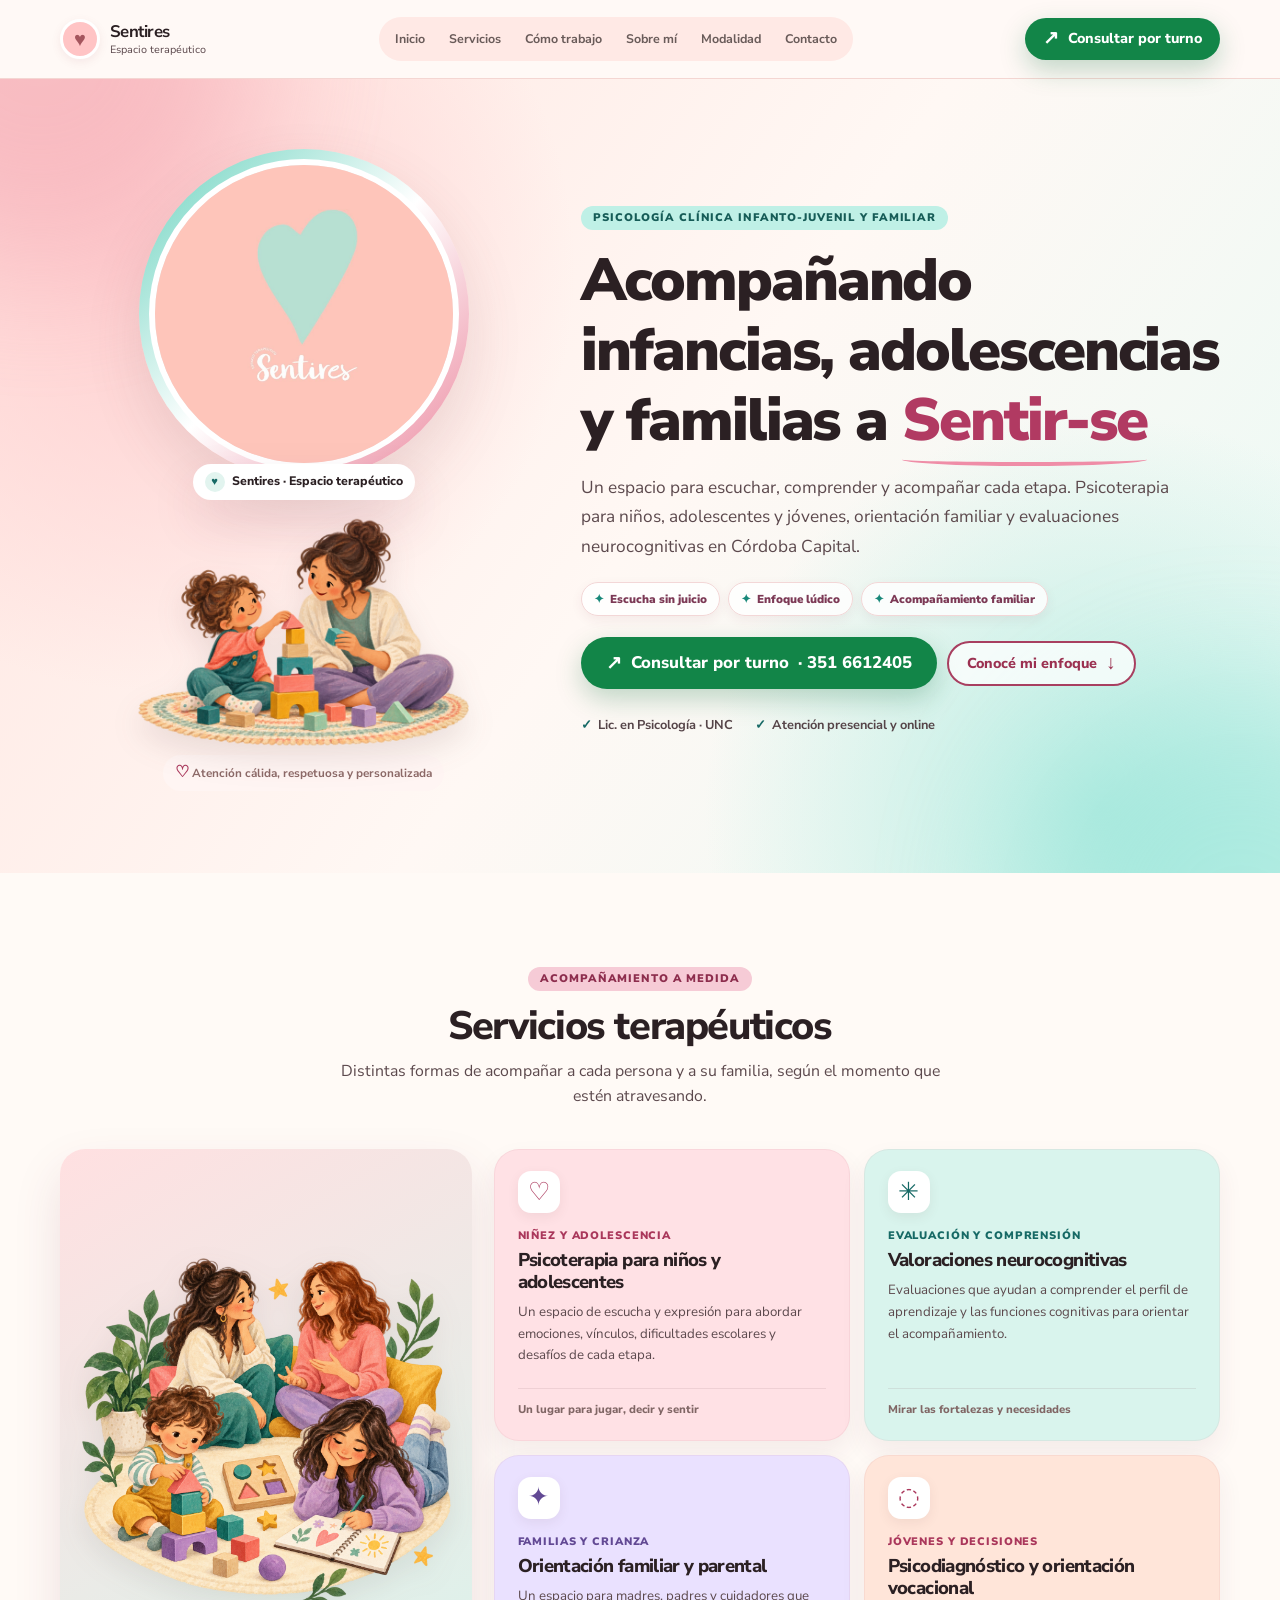
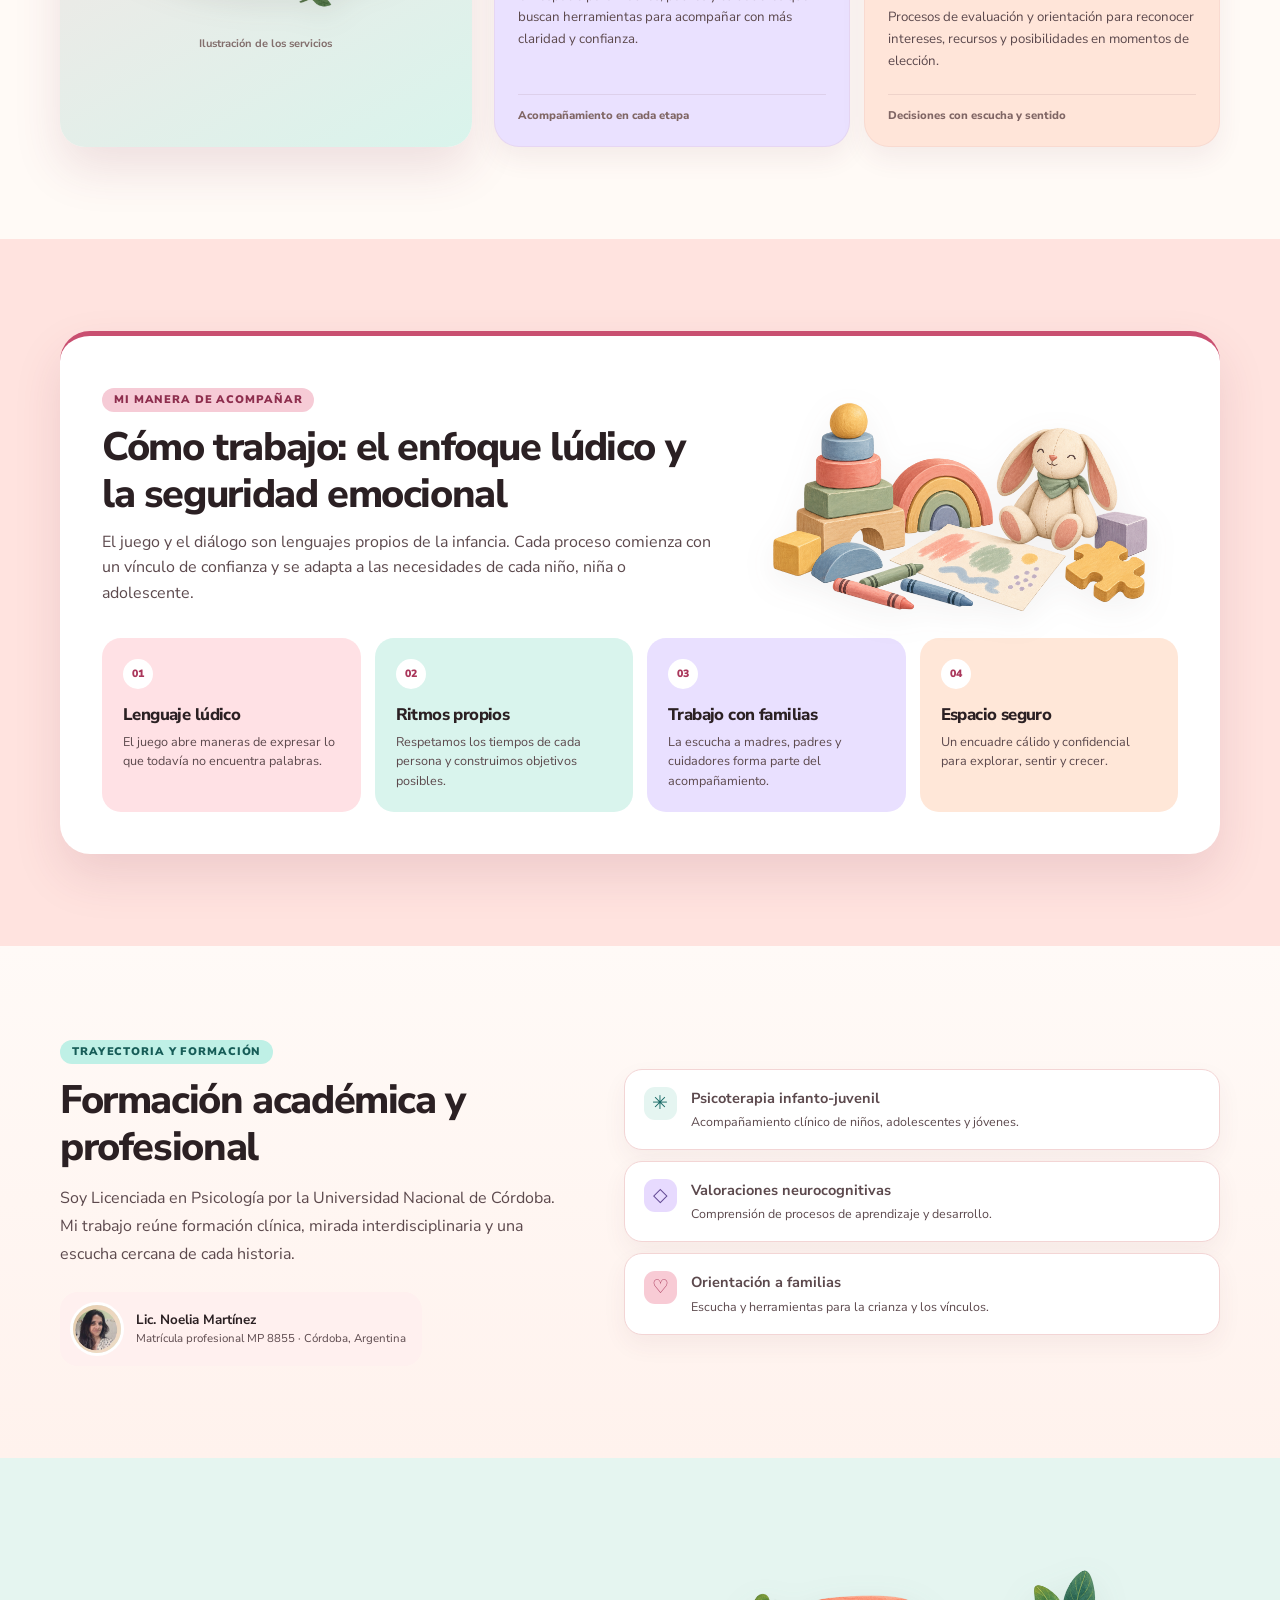
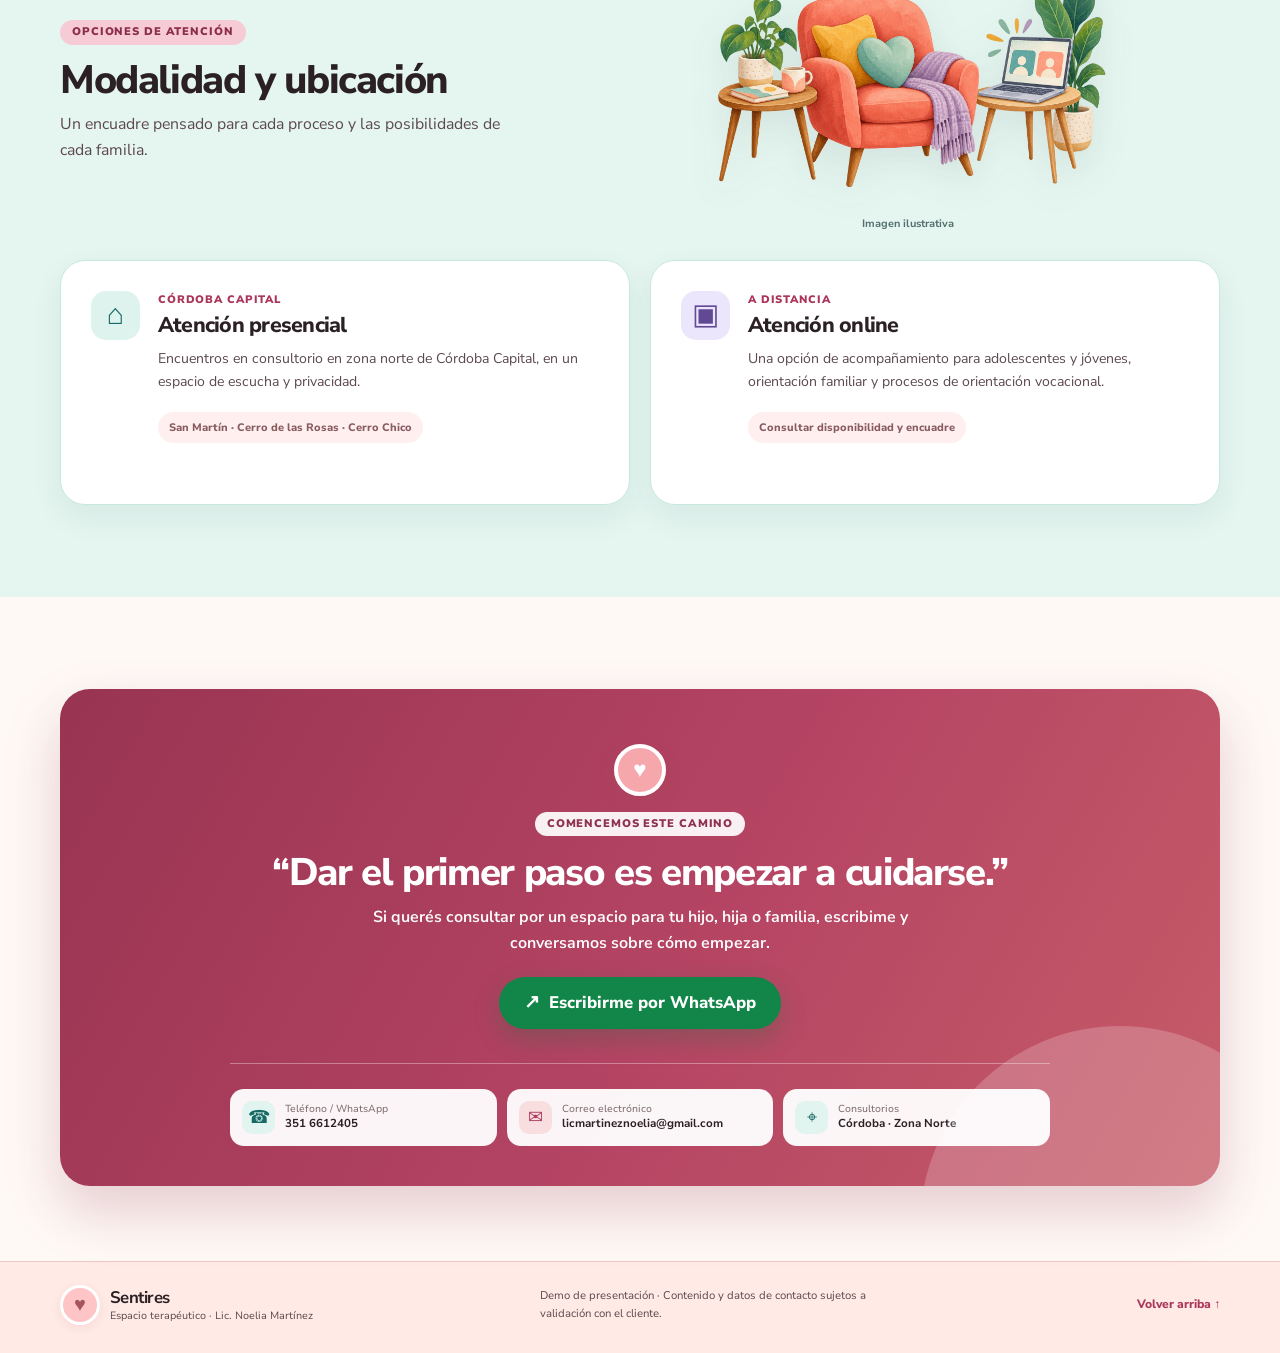
<file: index.html>
<!doctype html>
<html lang="es-AR">
<head>
  <meta charset="utf-8">
  <meta name="viewport" content="width=device-width, initial-scale=1">
  <meta name="theme-color" content="#fff9f7">
  <meta name="description" content="Sentires, espacio terapéutico de la Lic. Noelia Martínez. Acompañamiento psicológico para infancias, adolescencias y familias en Córdoba.">
  <title>Sentires · Lic. Noelia Martínez</title>
  <link rel="preconnect" href="https://fonts.googleapis.com">
  <link rel="preconnect" href="https://fonts.gstatic.com" crossorigin>
  <link href="https://fonts.googleapis.com/css2?family=Nunito+Sans:wght@400;500;600;700;800;900&display=swap" rel="stylesheet">
  <style>
:root{--paper:#fffaf8;--cream:#fff1ef;--cream-strong:#fbe3e0;--ink:#302524;--muted:#665755;--rose:#a3525a;--rose-light:#f6dbdb;--mint:#dff5f1;--teal:#246965;--lilac:#eee8ff;--violet:#625490;--line:#eadbd8;--shadow:0 18px 45px rgba(109,64,67,.08)}
*{box-sizing:border-box}
html{scroll-behavior:smooth}
body{margin:0;background:var(--paper);color:var(--ink);font-family:"Nunito Sans",Arial,sans-serif;font-size:16px;line-height:1.6;-webkit-font-smoothing:antialiased}
img{max-width:100%}
a{color:inherit;text-decoration:none}
a:focus-visible,summary:focus-visible{outline:3px solid var(--teal);outline-offset:4px}
h1,h2,h3,p{margin-top:0}
h1,h2,h3{line-height:1.18;letter-spacing:-.035em}
h1{font-size:clamp(2.35rem,4.4vw,4.3rem);font-weight:900}
h2{font-size:clamp(2rem,3.1vw,3.1rem);font-weight:800}
h3{font-size:1.34rem;font-weight:800}
p{color:var(--muted)}
section[id]{scroll-margin-top:88px}
.container{width:min(100% - 48px,1160px);margin-inline:auto}
.skip-link{position:absolute;left:16px;top:-80px;padding:10px 16px;background:white;z-index:100;border-radius:10px}.skip-link:focus{top:10px}
.site-header{position:sticky;top:0;z-index:50;background:rgba(255,250,248,.94);backdrop-filter:blur(18px);border-bottom:1px solid rgba(234,219,216,.65)}
.header-inner{min-height:78px;display:flex;align-items:center;justify-content:space-between;gap:22px}
.brand,.footer-brand{display:inline-flex;align-items:center;gap:10px;flex:none;line-height:1.05}
.brand-mark{width:40px;height:40px;border-radius:50%;display:grid;place-items:center;background:#ffc4c5;color:#a5555d;font-size:20px;border:3px solid #fff;box-shadow:0 3px 10px rgba(163,82,90,.1)}
.brand strong,.footer-brand strong{display:block;font-size:1.05rem;letter-spacing:-.03em}.brand small,.footer-brand small{display:block;font-size:.66rem;color:var(--muted);margin-top:3px}
.desktop-nav{display:flex;align-items:center;gap:2px;padding:5px;border-radius:100px;background:#fff3f0}
.desktop-nav a{padding:7px 11px;border-radius:100px;font-size:.78rem;font-weight:700;white-space:nowrap;color:#695b59;transition:.2s}
.desktop-nav a:hover,.desktop-nav a:focus-visible{background:#f5e1de;color:var(--rose)}
.header-actions{display:flex;align-items:center;gap:10px}
.button{display:inline-flex;align-items:center;justify-content:center;gap:9px;padding:11px 18px;border-radius:100px;font-size:.9rem;font-weight:800;line-height:1.2;white-space:nowrap;transition:transform .2s,box-shadow .2s,background .2s}
.button:hover{transform:translateY(-2px)}
.button-whatsapp{background:#1fbe60;color:white;box-shadow:0 8px 22px rgba(31,190,96,.22)}
.button-whatsapp:hover{background:#19a954;box-shadow:0 12px 26px rgba(31,190,96,.29)}
.button>span:first-child{font-size:1.2rem;line-height:1}
.mobile-menu{display:none}
.hero{position:relative;overflow:hidden;padding:94px 0 100px;background:linear-gradient(180deg,#ffefed 0%,#fffaf8 85%)}
.hero-glow{position:absolute;width:440px;height:440px;border-radius:50%;filter:blur(70px);opacity:.38;pointer-events:none}.hero-glow-one{top:-250px;left:-180px;background:#f5a7b1}.hero-glow-two{right:-180px;bottom:-260px;background:#c9ede8}
.hero-grid{position:relative;display:grid;grid-template-columns:42% 58%;align-items:center;gap:34px}
.hero-portrait-wrap{display:flex;align-items:center;flex-direction:column;text-align:center}
.portrait-halo{position:relative;width:min(76%,338px);aspect-ratio:1;border-radius:50%;padding:10px;background:linear-gradient(140deg,#b9e5e0,#fff,#efb5b9);box-shadow:0 24px 56px rgba(110,76,78,.13)}
.portrait-halo:before{content:"";position:absolute;inset:-17px;border-radius:50%;background:linear-gradient(140deg,#d6eae6,#efdfef,#f7d1d0);z-index:-1;filter:blur(15px);opacity:.8}
.portrait-frame{position:relative;width:100%;height:100%;border:6px solid white;border-radius:50%;overflow:hidden;background:linear-gradient(145deg,#e3efeb,#f6dbdd);display:grid;place-items:center}
.portrait{width:100%;height:100%;object-fit:cover;object-position:center;position:absolute;inset:0}
.portrait-initials{font-size:5rem;font-weight:800;color:#ab7479}.portrait:not([hidden])+.portrait-initials{display:none}
.portrait-label{position:relative;z-index:1;display:flex;align-items:center;gap:7px;margin-top:-15px;padding:8px 12px;background:white;border-radius:100px;box-shadow:var(--shadow);font-size:.77rem;font-weight:800;white-space:nowrap}
.seal{width:20px;height:20px;border-radius:50%;display:inline-grid;place-items:center;background:#e2f4ef;color:var(--teal);font-size:.7rem;font-weight:900;flex:none}
.license{padding:3px 7px;border-radius:100px;background:#f9e5e4;color:var(--rose);font-size:.67rem}
.portrait-note{margin:22px 0 0;padding:5px 12px;border-radius:100px;background:#fff5f3;color:#8d6a68;font-size:.73rem;font-weight:700}.portrait-note span{color:var(--rose);font-size:1rem}
.hero-copy{padding-right:3%;max-width:690px}.eyebrow{display:inline-block;padding:5px 12px;border-radius:100px;font-size:.69rem;line-height:1.3;font-weight:900;letter-spacing:.08em;text-transform:uppercase}.eyebrow-mint{background:#dff5f1;color:#2c6e69}.eyebrow-rose{background:#f9e8e7;color:#9b4e56}.eyebrow-white{background:rgba(255,255,255,.8);color:#9b4e56}
.hero h1{margin:16px 0 16px}.hero h1 em{font-style:normal;color:var(--rose);position:relative;white-space:nowrap}.hero h1 em:after{content:"";position:absolute;left:0;right:0;bottom:-5px;height:9px;border-bottom:4px solid #e9a0a4;border-radius:50%}
.lead{font-size:1.08rem;line-height:1.72;max-width:620px;margin-bottom:24px}.button-large{padding:16px 25px;font-size:1.05rem}.hero-trust{display:flex;flex-wrap:wrap;gap:10px 22px;margin-top:26px;color:#716360;font-size:.76rem;font-weight:700}.hero-trust span:before{content:"✓";color:var(--teal);margin-right:6px}
.section{padding:92px 0}.section-heading{text-align:center;max-width:640px;margin:0 auto 40px}.section-heading h2{margin:12px 0 9px}.section-heading p{margin:0;font-size:.99rem}
.service-grid{display:grid;grid-template-columns:repeat(2,minmax(0,1fr));gap:22px}
.service-card{display:flex;flex-direction:column;min-height:288px;padding:27px 30px;border-radius:25px;box-shadow:0 10px 28px rgba(103,69,72,.035);transition:transform .2s,box-shadow .2s}.service-card:hover{transform:translateY(-4px);box-shadow:var(--shadow)}
.service-card.rose{background:#fff0f0}.service-card.mint{background:#edf9f7}.service-card.lilac{background:#f6f2ff}.service-card.peach{background:#ffefec}
.card-icon{display:grid;place-items:center;width:42px;height:42px;border-radius:13px;background:white;color:var(--rose);font-size:1.55rem;margin-bottom:14px}.mint .card-icon{color:var(--teal)}.lilac .card-icon{color:var(--violet)}
.card-kicker{display:block;font-size:.68rem;font-weight:900;text-transform:uppercase;letter-spacing:.08em;color:var(--rose);margin-bottom:5px}.mint .card-kicker{color:var(--teal)}.lilac .card-kicker{color:var(--violet)}
.service-card h3{margin:0 0 8px}.service-card p{margin:0 0 21px;font-size:.9rem;line-height:1.65}.card-foot{margin-top:auto;padding-top:12px;border-top:1px solid rgba(125,86,88,.12);font-size:.7rem;font-weight:800;color:#806665}
.approach-section{background:#fff1ef}.approach-panel{padding:42px;background:white;border-radius:30px;box-shadow:var(--shadow)}.approach-intro{max-width:760px}.approach-intro h2{max-width:650px;margin:12px 0}.approach-intro p{max-width:790px;margin-bottom:32px}.approach-grid{display:grid;grid-template-columns:repeat(4,minmax(0,1fr));gap:14px}
.approach-step{padding:21px;border-radius:19px;background:#fff0ef}.approach-step:nth-child(2){background:#eaf9f6}.approach-step:nth-child(3){background:#f1edff}.approach-step:nth-child(4){background:#fff0ec}.step-number{display:inline-grid;place-items:center;width:30px;height:30px;border-radius:50%;background:white;color:var(--rose);font-size:.66rem;font-weight:900;margin-bottom:16px}.approach-step h3{font-size:1.05rem;margin:0 0 7px}.approach-step p{font-size:.79rem;line-height:1.55;margin:0}
.about-grid{display:grid;grid-template-columns:43% 1fr;gap:65px;align-items:center}.about-grid h2{margin:13px 0}.about-lead{font-size:1rem;line-height:1.75}.credential{display:flex;align-items:center;gap:12px;width:fit-content;margin-top:24px;padding:10px 16px 10px 10px;border-radius:18px;background:#fff0ef}.about-avatar{position:relative;display:grid;place-items:center;flex:none;width:54px;height:54px;overflow:hidden;border:3px solid white;border-radius:50%;background:#dff1ed;color:var(--teal)}.about-photo{position:absolute;inset:0;width:100%;height:100%;object-fit:cover;object-position:center 35%}.about-avatar-initials{font-size:.8rem;font-weight:900}.about-photo:not([hidden])+.about-avatar-initials{display:none}.credential strong,.credential small{display:block;line-height:1.3}.credential strong{font-size:.84rem}.credential small{font-size:.71rem;color:var(--muted);margin-top:3px}
.focus-list{display:grid;gap:11px}.focus-list>div{display:flex;gap:14px;align-items:flex-start;padding:17px 19px;border:1px solid #f1e8e5;border-radius:18px;background:white;box-shadow:0 7px 20px rgba(103,69,72,.035)}.focus-list>div>span{width:33px;height:33px;display:grid;place-items:center;flex:none;border-radius:11px;background:#e5f5f1;color:var(--teal);font-size:1.2rem}.focus-list>div:nth-child(2)>span{background:var(--lilac);color:var(--violet)}.focus-list>div:nth-child(3)>span{background:var(--rose-light);color:var(--rose)}.focus-list p{margin:0}.focus-list strong,.focus-list small{display:block}.focus-list strong{font-size:.91rem}.focus-list small{font-size:.78rem;color:var(--muted);margin-top:2px}
.modality-section{background:#fff5f4}.modality-grid{display:grid;grid-template-columns:repeat(2,minmax(0,1fr));gap:20px}.modality-card{display:flex;gap:18px;min-height:245px;padding:30px;border-radius:25px;background:white;box-shadow:0 9px 30px rgba(103,69,72,.05)}.modality-icon{display:grid;place-items:center;flex:none;width:49px;height:49px;border-radius:15px;font-size:1.8rem}.mint-icon{background:#def3ee;color:var(--teal)}.lilac-icon{background:#ece6fd;color:var(--violet)}.modality-card h3{margin:3px 0 10px}.modality-card p{font-size:.88rem;margin-bottom:18px}.location-pill{display:inline-block;padding:7px 11px;border-radius:100px;background:#fff0ef;color:#895b5e;font-size:.68rem;font-weight:800}
.contact-section{padding-bottom:75px}.contact-panel{position:relative;overflow:hidden;text-align:center;padding:55px 50px 40px;border-radius:30px;background:linear-gradient(135deg,#f8eeee,#ffe8e8 72%,#f5d9df);box-shadow:var(--shadow)}.contact-panel:after{content:"";position:absolute;right:-100px;bottom:-240px;width:400px;height:400px;border-radius:50%;background:rgba(255,255,255,.2);pointer-events:none}.contact-symbol{display:grid;place-items:center;width:52px;height:52px;margin:0 auto 14px;border:4px solid white;border-radius:50%;background:#f5a7ac;color:white;font-size:1.4rem;box-shadow:0 7px 18px rgba(163,82,90,.14)}.contact-panel h2{margin:14px auto 10px;max-width:740px;font-size:clamp(1.9rem,3vw,2.8rem)}.contact-panel>p{max-width:590px;margin:0 auto 20px}.contact-options{position:relative;display:grid;grid-template-columns:repeat(3,minmax(0,1fr));gap:10px;max-width:820px;margin:34px auto 0;padding-top:25px;border-top:1px solid rgba(153,97,99,.17)}.contact-options>a,.contact-options>span{display:flex;align-items:center;gap:10px;text-align:left;padding:12px;background:rgba(255,255,255,.72);border-radius:14px;min-width:0}.contact-options>a:hover{background:white}.contact-options>a>span:first-child,.contact-options>span>span:first-child{display:grid;place-items:center;flex:none;width:33px;height:33px;border-radius:10px;background:#e2f4ef;color:var(--teal);font-size:1.1rem}.contact-options>a:nth-child(2)>span:first-child{background:#f8dede;color:var(--rose)}.contact-options>a small,.contact-options>a strong,.contact-options>span small,.contact-options>span strong{display:block;line-height:1.3;overflow-wrap:anywhere}.contact-options small{font-size:.64rem;color:#796768}.contact-options strong{font-size:.72rem}
.site-footer{padding:23px 0 28px;border-top:1px solid var(--line);background:#fff4f1}.footer-inner{display:flex;align-items:center;justify-content:space-between;gap:25px}.footer-inner p{font-size:.7rem;margin:0;max-width:370px}.footer-inner>a{font-size:.76rem;font-weight:800;color:var(--rose);white-space:nowrap}
@media(max-width:1150px){.desktop-nav{display:none}.mobile-menu{display:block;position:relative}.mobile-menu summary{list-style:none;display:flex;flex-direction:column;justify-content:center;gap:4px;width:42px;height:42px;padding:10px;background:#fff0ef;border-radius:12px;cursor:pointer}.mobile-menu summary::-webkit-details-marker{display:none}.mobile-menu summary span{display:block;width:100%;height:2px;background:#7f5559;border-radius:2px}.mobile-menu nav{position:absolute;right:0;top:calc(100% + 13px);min-width:220px;padding:8px;border:1px solid var(--line);border-radius:17px;background:white;box-shadow:var(--shadow)}.mobile-menu nav a{display:block;padding:10px 13px;border-radius:10px;font-weight:750;font-size:.88rem}.mobile-menu nav a:hover{background:#fff0ef;color:var(--rose)}}
@media(max-width:800px){.hero{padding:62px 0 74px}.hero-grid{grid-template-columns:1fr;gap:45px}.hero-portrait-wrap{order:0}.portrait-halo{width:min(55%,260px)}.hero-copy{order:1;max-width:650px;margin:auto;text-align:center;padding:0}.hero h1{font-size:clamp(2.25rem,6vw,3.5rem)}.lead{margin-inline:auto}.hero-trust{justify-content:center}.about-grid{grid-template-columns:1fr;gap:30px}.approach-grid{grid-template-columns:repeat(2,minmax(0,1fr))}.contact-options{grid-template-columns:1fr;max-width:410px}}
@media(max-width:600px){.container{width:min(100% - 32px,1160px)}.header-inner{min-height:68px}.brand-mark{width:36px;height:36px}.brand strong{font-size:.98rem}.brand small{font-size:.6rem}.header-cta{padding:10px 12px;font-size:.72rem}.header-cta>span:first-child{display:none}.section{padding:65px 0}.section-heading{margin-bottom:27px}.service-grid,.modality-grid{grid-template-columns:1fr;gap:13px}.service-card{min-height:0;padding:23px}.approach-panel{padding:25px 20px}.approach-grid{gap:9px}.approach-step{padding:16px}.approach-step h3{font-size:.94rem}.approach-step p{font-size:.74rem}.modality-card{min-height:0;padding:23px}.contact-panel{padding:40px 19px 27px}.contact-panel .button-large{font-size:.89rem;padding:14px 16px}.footer-inner{align-items:flex-start;flex-wrap:wrap}.footer-inner p{order:3;flex-basis:100%}}
@media(max-width:400px){.header-cta{font-size:.67rem;padding:9px}.brand{gap:5px}.brand small{display:none}.portrait-halo{width:67%}.hero h1{font-size:2.25rem}.button-number{display:none}.approach-grid{grid-template-columns:1fr}.contact-panel h2{font-size:1.8rem}}
@media(prefers-reduced-motion:reduce){html{scroll-behavior:auto}*,*:before,*:after{transition-duration:.01ms!important;animation-duration:.01ms!important}}


/* Ilustraciones de la demo */
.services-layout{display:grid;grid-template-columns:minmax(0,.85fr) minmax(0,1.5fr);gap:22px;align-items:stretch}
.service-visual{min-width:0;margin:0;padding:15px;display:flex;flex-direction:column;align-items:center;justify-content:center;border-radius:25px;background:linear-gradient(160deg,#f7eeea,#f0f8f4);box-shadow:0 10px 28px rgba(103,69,72,.04)}
.service-visual img{display:block;width:100%;max-width:460px;height:auto;filter:drop-shadow(0 10px 14px rgba(80,70,60,.1))}
.service-visual figcaption{padding-top:10px;color:#826e6c;font-size:.68rem;font-weight:700}
.services-layout .service-grid{gap:14px}
.services-layout .service-card{min-height:245px;padding:21px 23px}
.services-layout .service-card h3{font-size:1.16rem}
.services-layout .service-card p{font-size:.83rem}
.approach-intro{display:grid;grid-template-columns:minmax(0,1.2fr) minmax(250px,.85fr);gap:24px;max-width:none;align-items:center}
.approach-copy{min-width:0}
.approach-copy p{margin-bottom:24px}
.approach-illustration{display:block;width:100%;max-width:390px;height:auto;margin-inline:auto;filter:drop-shadow(0 10px 16px rgba(91,77,71,.07))}
@media(max-width:950px){.services-layout{grid-template-columns:1fr}.service-visual{max-width:520px;width:100%;margin-inline:auto}.approach-intro{grid-template-columns:1fr}.approach-illustration{max-width:360px;margin-top:-5px}}
@media(max-width:600px){.services-layout .service-grid{grid-template-columns:1fr}.services-layout .service-card{min-height:0}.service-visual{padding:12px}}

/* Paleta y visuales de mayor impacto */
:root{--paper:#fff9f6;--cream:#ffe4df;--cream-strong:#f8d0d0;--ink:#2b2023;--muted:#5c494d;--rose:#aa375b;--rose-light:#f8cbd5;--mint:#c9f2e9;--teal:#166965;--lilac:#e7dafe;--violet:#624994;--line:#eec9ca;--shadow:0 22px 48px rgba(122,48,76,.13)}
.site-header{background:rgba(255,249,246,.96);border-bottom:1px solid #f4d6d2}
.desktop-nav{background:#ffe9e5}
.desktop-nav a:hover,.desktop-nav a:focus-visible{background:#f8cbd5}
.button-whatsapp{background:#128548;box-shadow:0 10px 26px rgba(12,112,58,.25)}
.button-whatsapp:hover{background:#0e703b;box-shadow:0 13px 30px rgba(12,112,58,.32)}
.button-outline{border:2px solid #a83f60;background:rgba(255,255,255,.75);color:#9b3151}
.button-outline:hover{background:white;box-shadow:0 8px 20px rgba(122,48,76,.12)}
.hero{padding:70px 0 82px;background:radial-gradient(circle at 12% 24%,#ffd0d1 0,transparent 33%),radial-gradient(circle at 86% 92%,#bbede3 0,transparent 30%),linear-gradient(125deg,#ffe4df 0%,#fff8f4 52%,#e9faf5 100%)}
.hero-glow-one{background:#f19ba9;opacity:.48}.hero-glow-two{background:#8ce3d6;opacity:.5}
.hero-grid{grid-template-columns:42% 58%}
.hero-portrait-wrap{position:relative}
.portrait-halo{width:min(79.2%,330px);background:linear-gradient(135deg,#69d2be,#fff,#eb869d)}
.portrait-halo:before{background:linear-gradient(140deg,#a5e8dc,#f2b9ce,#f1d28e);opacity:.88}
.hero-family-art{display:block;width:min(96%,380px);max-height:235px;object-fit:contain;margin-top:16px;filter:drop-shadow(0 14px 15px rgba(87,56,58,.12))}
.hero-portrait-wrap .portrait-note{margin:4px 0 0}
.hero h1{font-size:clamp(2.65rem,4.65vw,4.65rem)}
.hero h1 em{color:#b13a62}.hero h1 em:after{border-color:#ef8da7}
.eyebrow-mint{background:#bff0e6;color:#165c57}.eyebrow-rose{background:#f6cbd6;color:#8d2d4d}
.hero-values{display:flex;flex-wrap:wrap;gap:8px;margin:-4px 0 21px}
.hero-values span{padding:7px 12px;border-radius:100px;background:rgba(255,255,255,.82);border:1px solid #f3d7d7;color:#7c3955;font-size:.72rem;font-weight:900;box-shadow:0 4px 12px rgba(122,48,76,.07)}
.hero-values span:before{content:'✦';margin-right:6px;color:#188879}
.hero-ctas{display:flex;flex-wrap:wrap;gap:10px;align-items:center}
.hero-trust{font-size:.8rem;color:#554448}
.services{background:#fffaf6}.service-visual{background:linear-gradient(150deg,#ffe0e1,#d9f4ec);box-shadow:var(--shadow)}
.service-card.rose{background:#ffe1e5}.service-card.mint{background:#d9f4ed}.service-card.lilac{background:#eae1ff}.service-card.peach{background:#ffe5d9}
.service-card{box-shadow:0 12px 26px rgba(103,49,70,.07);border:1px solid rgba(165,73,91,.07)}
.card-icon{box-shadow:0 4px 12px rgba(100,60,70,.08)}
.approach-section{background:#ffe3df}.approach-panel{border-top:5px solid #c94f70;box-shadow:var(--shadow)}
.approach-step{background:#ffe1e5}.approach-step:nth-child(2){background:#d9f4ed}.approach-step:nth-child(3){background:#e9e0ff}.approach-step:nth-child(4){background:#ffe7d8}
.about-section{background:linear-gradient(180deg,#fffaf7,#fff2ed)}
.focus-list>div{border-color:#f3d5d5;box-shadow:0 10px 25px rgba(103,49,70,.06)}
.modality-section{background:#e5f5f0}
.modality-top{display:grid;grid-template-columns:minmax(0,.9fr) minmax(0,1.1fr);gap:25px;align-items:center;margin-bottom:28px}
.modality-top .section-heading{text-align:left;margin:0;max-width:450px}
.modality-art{margin:0;text-align:center}
.modality-art img{display:block;width:100%;max-width:510px;max-height:265px;object-fit:contain;margin-inline:auto;filter:drop-shadow(0 12px 17px rgba(66,90,78,.11))}
.modality-art figcaption{font-size:.67rem;font-weight:700;color:#52716d}
.modality-card{border:1px solid #c6e9df;box-shadow:0 12px 30px rgba(42,105,89,.08)}
.contact-section{background:#fff9f6}
.contact-panel{background:linear-gradient(120deg,#983452 0%,#b54463 54%,#c65c68 100%);box-shadow:0 25px 55px rgba(135,45,72,.22)}
.contact-panel h2,.contact-panel>p{color:white}
.contact-panel>p{font-weight:650}
.contact-panel .eyebrow-white{background:rgba(255,255,255,.92);color:#8e3151}
.contact-options{border-top-color:rgba(255,255,255,.35)}
.contact-options>a,.contact-options>span{background:rgba(255,255,255,.95)}
.site-footer{background:#ffeae5;border-top-color:#f1c7c5}
@media(max-width:800px){.hero-grid{grid-template-columns:1fr}.hero{padding:55px 0 68px}.hero-family-art{max-height:210px}.hero-values,.hero-ctas{justify-content:center}.modality-top{grid-template-columns:1fr}.modality-top .section-heading{text-align:center;margin:auto}.modality-art img{max-height:230px}}
@media(max-width:600px){.hero h1{font-size:clamp(2.25rem,8vw,3rem)}.hero-family-art{width:min(100%,310px);max-height:185px}.hero-ctas .button{width:100%}.modality-art img{max-height:205px}.hero-values{gap:6px}.hero-values span{font-size:.66rem;padding:6px 9px}}
</style>
</head>
<body>
  <a class="skip-link" href="#contenido">Ir al contenido</a>
  <header class="site-header">
    <div class="container header-inner">
      <a class="brand" href="#inicio" aria-label="Sentires, ir al inicio">
        <span class="brand-mark" aria-hidden="true">♥</span>
        <span><strong>Sentires</strong><small>Espacio terapéutico</small></span>
      </a>
      <nav class="desktop-nav" aria-label="Navegación principal">
        <a href="#inicio">Inicio</a><a href="#servicios">Servicios</a><a href="#enfoque">Cómo trabajo</a><a href="#sobre-mi">Sobre mí</a><a href="#modalidad">Modalidad</a><a href="#contacto">Contacto</a>
      </nav>
      <div class="header-actions">
        <a class="button button-whatsapp header-cta" href="https://wa.me/5493516612405?text=Hola%20Noelia%2C%20quisiera%20consultar%20por%20un%20turno" target="_blank" rel="noopener noreferrer" aria-label="Consultar por un turno por WhatsApp"><span aria-hidden="true">↗</span><span>Consultar por turno</span></a>
        <details class="mobile-menu">
          <summary aria-label="Abrir menú"><span></span><span></span><span></span></summary>
          <nav aria-label="Navegación móvil"><a href="#inicio">Inicio</a><a href="#servicios">Servicios</a><a href="#enfoque">Cómo trabajo</a><a href="#sobre-mi">Sobre mí</a><a href="#modalidad">Modalidad</a><a href="#contacto">Contacto</a></nav>
        </details>
      </div>
    </div>
  </header>
  <main id="contenido">
    <section class="hero" id="inicio" aria-labelledby="hero-title">
      <div class="hero-glow hero-glow-one"></div><div class="hero-glow hero-glow-two"></div>
      <div class="container hero-grid">
        <div class="hero-portrait-wrap">
          <div class="portrait-halo"><div class="portrait-frame">
            <img class="portrait image-with-fallback" src="./sentires-logo.jpg" alt="Logo de Sentires: corazón verde agua sobre fondo coral" loading="eager">
            <span class="portrait-initials" aria-hidden="true">S</span>
          </div></div>
          <div class="portrait-label"><span class="seal" aria-hidden="true">♥</span> Sentires · Espacio terapéutico</div>
<img class="hero-family-art" src="./ilustracion-familia.png" alt="Ilustración de una persona adulta y una niña compartiendo un juego de bloques">
<p class="portrait-note"><span aria-hidden="true">♡</span> Atención cálida, respetuosa y personalizada</p>
        </div>
        <div class="hero-copy">
          <span class="eyebrow eyebrow-mint">Psicología clínica infanto-juvenil y familiar</span>
          <h1 id="hero-title">Acompañando infancias, adolescencias y familias a <em>Sentir-se</em></h1>
          <p class="lead">Un espacio para escuchar, comprender y acompañar cada etapa. Psicoterapia para niños, adolescentes y jóvenes, orientación familiar y evaluaciones neurocognitivas en Córdoba Capital.</p>
          <div class="hero-values"><span>Escucha sin juicio</span><span>Enfoque lúdico</span><span>Acompañamiento familiar</span></div>
          <div class="hero-ctas"><a class="button button-whatsapp button-large" href="https://wa.me/5493516612405?text=Hola%20Noelia%2C%20quisiera%20consultar%20por%20un%20turno" target="_blank" rel="noopener noreferrer"><span aria-hidden="true">↗</span> Consultar por turno <span class="button-number">· 351 6612405</span></a><a class="button button-outline" href="#enfoque">Conocé mi enfoque <span aria-hidden="true">↓</span></a></div>
          <div class="hero-trust"><span>Lic. en Psicología · UNC</span><span>Atención presencial y online</span></div>
        </div>
      </div>
    </section>
    <section class="section services" id="servicios" aria-labelledby="services-title">
      <div class="container">
        <div class="section-heading"><span class="eyebrow eyebrow-rose">Acompañamiento a medida</span><h2 id="services-title">Servicios terapéuticos</h2><p>Distintas formas de acompañar a cada persona y a su familia, según el momento que estén atravesando.</p></div>
        <div class="services-layout">
<figure class="service-visual"><img src="./ilustracion-servicios.png" alt="Ilustración de una niña jugando, una adolescente dibujando y dos personas adultas conversando"><figcaption>Ilustración de los servicios</figcaption></figure>
        <div class="service-grid">
          <article class="service-card rose"><span class="card-icon" aria-hidden="true">♡</span><span class="card-kicker">Niñez y adolescencia</span><h3>Psicoterapia para niños y adolescentes</h3><p>Un espacio de escucha y expresión para abordar emociones, vínculos, dificultades escolares y desafíos de cada etapa.</p><span class="card-foot">Un lugar para jugar, decir y sentir</span></article>
          <article class="service-card mint"><span class="card-icon" aria-hidden="true">✳</span><span class="card-kicker">Evaluación y comprensión</span><h3>Valoraciones neurocognitivas</h3><p>Evaluaciones que ayudan a comprender el perfil de aprendizaje y las funciones cognitivas para orientar el acompañamiento.</p><span class="card-foot">Mirar las fortalezas y necesidades</span></article>
          <article class="service-card lilac"><span class="card-icon" aria-hidden="true">✦</span><span class="card-kicker">Familias y crianza</span><h3>Orientación familiar y parental</h3><p>Un espacio para madres, padres y cuidadores que buscan herramientas para acompañar con más claridad y confianza.</p><span class="card-foot">Acompañamiento en cada etapa</span></article>
          <article class="service-card peach"><span class="card-icon" aria-hidden="true">◌</span><span class="card-kicker">Jóvenes y decisiones</span><h3>Psicodiagnóstico y orientación vocacional</h3><p>Procesos de evaluación y orientación para reconocer intereses, recursos y posibilidades en momentos de elección.</p><span class="card-foot">Decisiones con escucha y sentido</span></article>
        </div>
        </div>
      </div>
    </section>
    <section class="section approach-section" id="enfoque" aria-labelledby="approach-title">
      <div class="container"><div class="approach-panel">
        <div class="approach-intro"><div class="approach-copy"><span class="eyebrow eyebrow-rose">Mi manera de acompañar</span><h2 id="approach-title">Cómo trabajo: el enfoque lúdico y la seguridad emocional</h2><p>El juego y el diálogo son lenguajes propios de la infancia. Cada proceso comienza con un vínculo de confianza y se adapta a las necesidades de cada niño, niña o adolescente.</p></div><img class="approach-illustration" src="./ilustracion-juego.png" alt="Ilustración de materiales de juego, bloques, crayones y un conejo de tela"></div>
        <div class="approach-grid">
          <div class="approach-step"><span class="step-number">01</span><h3>Lenguaje lúdico</h3><p>El juego abre maneras de expresar lo que todavía no encuentra palabras.</p></div>
          <div class="approach-step"><span class="step-number">02</span><h3>Ritmos propios</h3><p>Respetamos los tiempos de cada persona y construimos objetivos posibles.</p></div>
          <div class="approach-step"><span class="step-number">03</span><h3>Trabajo con familias</h3><p>La escucha a madres, padres y cuidadores forma parte del acompañamiento.</p></div>
          <div class="approach-step"><span class="step-number">04</span><h3>Espacio seguro</h3><p>Un encuadre cálido y confidencial para explorar, sentir y crecer.</p></div>
        </div>
      </div></div>
    </section>
    <section class="section about-section" id="sobre-mi" aria-labelledby="about-title">
      <div class="container about-grid">
        <div><span class="eyebrow eyebrow-mint">Trayectoria y formación</span><h2 id="about-title">Formación académica y profesional</h2><p class="about-lead">Soy Licenciada en Psicología por la Universidad Nacional de Córdoba. Mi trabajo reúne formación clínica, mirada interdisciplinaria y una escucha cercana de cada historia.</p><div class="credential"><span class="about-avatar"><img class="about-photo image-with-fallback" src="./noelia-profile.png" alt="Retrato de la Lic. Noelia Martínez" loading="eager"><span class="about-avatar-initials" aria-hidden="true">NM</span></span><div><strong>Lic. Noelia Martínez</strong><small>Matrícula profesional MP 8855 · Córdoba, Argentina</small></div></div></div>
        <div class="focus-list" aria-label="Áreas de formación"><div><span>✳</span><p><strong>Psicoterapia infanto-juvenil</strong><small>Acompañamiento clínico de niños, adolescentes y jóvenes.</small></p></div><div><span>◇</span><p><strong>Valoraciones neurocognitivas</strong><small>Comprensión de procesos de aprendizaje y desarrollo.</small></p></div><div><span>♡</span><p><strong>Orientación a familias</strong><small>Escucha y herramientas para la crianza y los vínculos.</small></p></div></div>
      </div>
    </section>
    <section class="section modality-section" id="modalidad" aria-labelledby="modality-title">
      <div class="container"><div class="modality-top"><div class="section-heading"><span class="eyebrow eyebrow-rose">Opciones de atención</span><h2 id="modality-title">Modalidad y ubicación</h2><p>Un encuadre pensado para cada proceso y las posibilidades de cada familia.</p></div><figure class="modality-art"><img src="./ilustracion-modalidades.png" alt="Ilustración de un sillón acogedor y una computadora para representar las modalidades presencial y online"><figcaption>Imagen ilustrativa</figcaption></figure></div>
        <div class="modality-grid"><article class="modality-card"><span class="modality-icon mint-icon" aria-hidden="true">⌂</span><div><span class="card-kicker">Córdoba Capital</span><h3>Atención presencial</h3><p>Encuentros en consultorio en zona norte de Córdoba Capital, en un espacio de escucha y privacidad.</p><span class="location-pill">San Martín · Cerro de las Rosas · Cerro Chico</span></div></article><article class="modality-card"><span class="modality-icon lilac-icon" aria-hidden="true">▣</span><div><span class="card-kicker">A distancia</span><h3>Atención online</h3><p>Una opción de acompañamiento para adolescentes y jóvenes, orientación familiar y procesos de orientación vocacional.</p><span class="location-pill">Consultar disponibilidad y encuadre</span></div></article></div>
      </div>
    </section>
    <section class="section contact-section" id="contacto" aria-labelledby="contact-title"><div class="container"><div class="contact-panel"><span class="contact-symbol" aria-hidden="true">♥</span><span class="eyebrow eyebrow-white">Comencemos este camino</span><h2 id="contact-title">“Dar el primer paso es empezar a cuidarse.”</h2><p>Si querés consultar por un espacio para tu hijo, hija o familia, escribime y conversamos sobre cómo empezar.</p><a class="button button-whatsapp button-large" href="https://wa.me/5493516612405?text=Hola%20Noelia%2C%20quisiera%20consultar%20por%20un%20turno" target="_blank" rel="noopener noreferrer"><span aria-hidden="true">↗</span> Escribirme por WhatsApp</a><div class="contact-options"><a href="tel:+5493516612405"><span aria-hidden="true">☎</span><span><small>Teléfono / WhatsApp</small><strong>351 6612405</strong></span></a><a href="mailto:licmartineznoelia@gmail.com"><span aria-hidden="true">✉</span><span><small>Correo electrónico</small><strong>licmartineznoelia@gmail.com</strong></span></a><span><span aria-hidden="true">⌖</span><span><small>Consultorios</small><strong>Córdoba · Zona Norte</strong></span></span></div></div></div></section>
  </main>
  <footer class="site-footer"><div class="container footer-inner"><div class="footer-brand"><span class="brand-mark" aria-hidden="true">♥</span><div><strong>Sentires</strong><small>Espacio terapéutico · Lic. Noelia Martínez</small></div></div><p>Demo de presentación · Contenido y datos de contacto sujetos a validación con el cliente.</p><a href="#inicio">Volver arriba ↑</a></div></footer>
  <script>
document.querySelectorAll(".image-with-fallback").forEach(image => {
  image.addEventListener("error", () => { image.hidden = true; });
  if (image.complete && image.naturalWidth === 0) image.hidden = true;
});

const menu = document.querySelector(".mobile-menu");
if (menu) {
  menu.querySelectorAll("a").forEach(link => {
    link.addEventListener("click", () => { menu.open = false; });
  });
  document.addEventListener("click", event => {
    if (menu.open && !menu.contains(event.target)) menu.open = false;
  });
  document.addEventListener("keydown", event => {
    if (event.key === "Escape") menu.open = false;
  });
}

</script>
</body>
</html>
</file>
